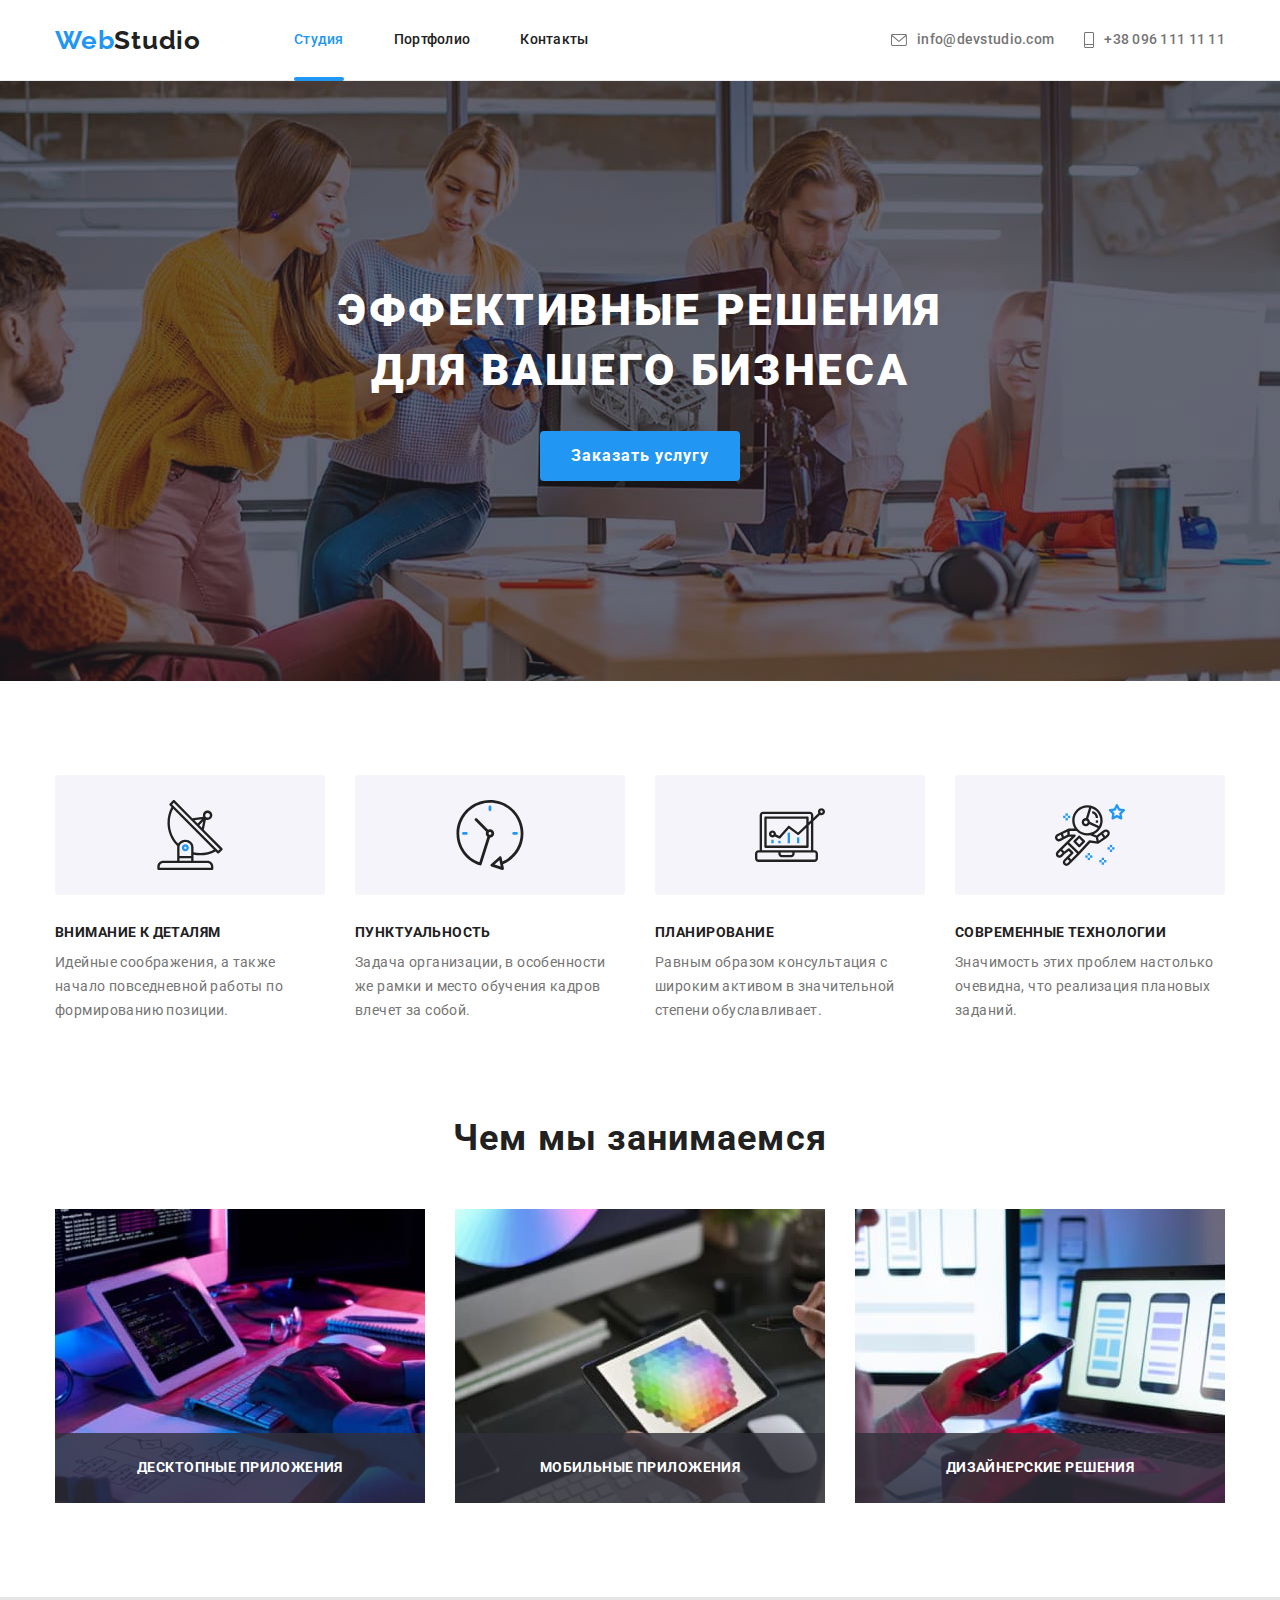
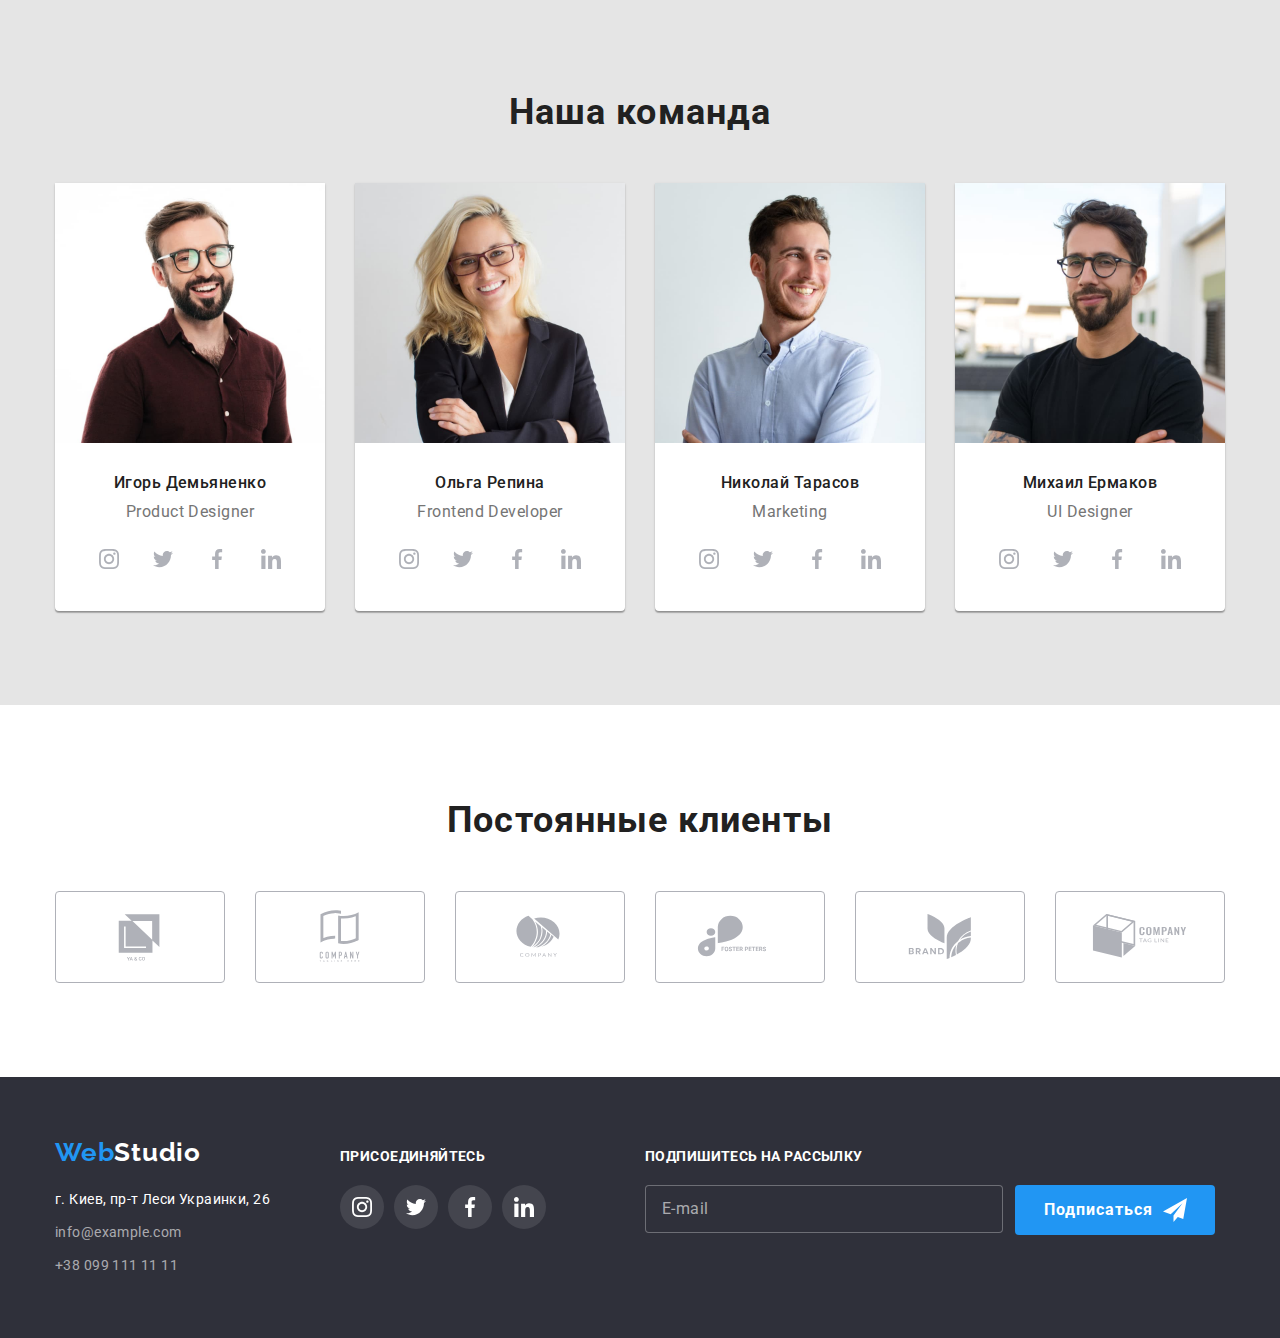
<file: index.html>
<!DOCTYPE html>
<html lang="ru">
    <head>
        <meta charset="UTF-8">
        <meta http-equiv="X-UA-Compatible" content="IE=edge">
        <meta name="viewport" content="width=device-width, initial-scale=1.0">
        <link rel="preconnect" href="https://fonts.googleapis.com">
        <link rel="preconnect" href="https://fonts.gstatic.com" crossorigin>
        <link href="https://fonts.googleapis.com/css2?family=Raleway:wght@700&family=Roboto:wght@400;500;700;900&display=swap"
            rel="stylesheet">
        <title>WebStudio</title>
        <link rel="stylesheet" href="https://cdnjs.cloudflare.com/ajax/libs/modern-normalize/1.1.0/modern-normalize.css"
            integrity="sha512-Y0MM+V6ymRKN2zStTqzQ227DWhhp4Mzdo6gnlRnuaNCbc+YN/ZH0sBCLTM4M0oSy9c9VKiCvd4Jk44aCLrNS5Q=="
            crossorigin="anonymous" referrerpolicy="no-referrer" />
        <link rel="stylesheet" href="./css/styles.css">
    </head>
    <body>
        <header class="header">
            <div class="container header-container">
                <nav class="menu-log">
                    <a href="./index.html" class="logo link" lang="en">
                        Web<span class="logo-studio-bleck">Studio</span>
                    </a>
                    <ul class="menu list ">
                        <li class="menu-list"><a href="./index.html" class="menu-link link current">Студия</a></li>
                        <li class="menu-list"><a href="./portfolio.html" class="menu-link link ">Портфолио</a></li>
                        <li class="menu-list"><a href="#contacts" class="menu-link link">Контакты</a></li>
                    </ul>
                </nav>
                <ul class="contacts list">
                    <li class="contacts-item">
                    <a href="mailto:mailinfo@devstudio.com" class="contacts-link link">
                        <svg class="mail-icon" width="16" height="12" >
                            <use href="./images/icons/icons.svg#icon-mail"></use>
                        </svg>
                            info@devstudio.com</a>
                    </li>
                    <li class="contacts-item">
                        <a href="tel:+380961111111" class="contacts-link link">
                        <svg class="tel-icon" width="10" height="16" >
                            <use href="./images/icons/icons.svg#icon-tel"></use>
                        </svg>
                            +38 096 111 11 11</a>
                    </li>
                </ul>
            </div>
        </header>  
        <main>
            <!--Section1-->  
        <section class="section section-slogan">
            <div class="container container-slogan">
                <h1 class="slogan">Эффективные решения для вашего бизнеса</h1>
                    <button type="button" class="btn-order-service" data-modal-open>Заказать услугу</button>
            </div>
        </section>
        <!--Section2-->
        <section class="section">
            <div class="container container-advantages" >
                <h2 hidden>Достоинства компании</h2>
                <ul class="advantages">
                     <li class="advantages-list list">
                        <div class="advantages-list-logo list">
                            <svg class="advantages-icon" width="70" height="70" >
                                <use href="./images/icons/icons.svg#icon-antenna"></use>
                            </svg>
                        </div>        
                        <h3 class="advantages-name"> Внимание к деталям </h3>
                        <p class="advantages-item">Идейные соображения, а также начало повседневной работы по формированию позиции.</p>
                    </li>
                    <li class="advantages-list list">
                        <div class="advantages-list-logo list">
                                <svg class="advantages-icon" width="70" height="70" >
                                    <use href="./images/icons/icons.svg#icon-clock"></use>
                                </svg>
                        </div> 
                        <h3 class="advantages-name">Пунктуальность</h3>
                        <p class="advantages-item">Задача организации, в особенности же рамки и место обучения кадров влечет за собой.</p> 
                    </li>
                    <li class="advantages-list list">
                        <div class="advantages-list-logo list">
                                <svg class="advantages-icon" width="70" height="70" >
                                    <use href="./images/icons/icons.svg#icon-diagram"></use>
                                </svg>
                        </div>
                        <h3 class="advantages-name">Планирование</h3>
                        <p class="advantages-item">Равным образом консультация с широким активом в значительной степени обуславливает.</p> 
                    </li>
                    <li class="advantages-list list">
                        <div class="advantages-list-logo list">
                                <svg class="advantages-icon" width="70" height="70" >
                                    <use href="./images/icons/icons.svg#icon-astronaut"></use>
                                </svg>
                        </div>
                        <h3 class="advantages-name">Современные технологии</h3>
                        <p class="advantages-item">Значимость этих проблем настолько очевидна, что реализация плановых заданий.</p>
                    </li>
                </ul>
        </div>
        </section>
        <!--Section3-->
        <section class="section section-title ">
            <div class="container container-classes-title">
                 <h2 class="classes-title">Чем мы занимаемся</h2>
                 <ul class="classes-image list">
                    <li class="image">
                            <img src="./images/img-w1.jpg" alt="Рабочий стол" width="370" height="294">
                            <p class="title-image">
                                Десктопные приложения
                            </p>
                    </li>
                    <li class="image">
                            <img src="./images/img-w2.jpg" alt="Цветовая схема" width="370" height="294"> 
                            <h3 class="title-image">
                                Мобильные приложения
                            </h3>
                    </li>
                    <li class="image">
                            <img src="./images/img-w3.jpg" alt="Ноутбук" width="370" height="294">
                            <h3 class="title-image">
                                Дизайнерские решения
                            </h3>
                    </li>
                 </ul> 
             </div>
        </section>
        <!--Наша команда-->
        <section class="section section-our-team">
             <div class="container container-team">
                <h2 class="our-team">Наша команда</h2>
                <ul class="our-team-list list">
                    <li class="team-member"><img src="./images/img-k1.jpg" alt="Игорь Демьяненко" width="270" height="260">
                        <div class="team">
                            <h3 class="team-member-name">Игорь Демьяненко</h3>
                            <p class="team-member-position" lang="en"> Product Designer</p>
                            <ul class="team-social-list list">
                                <li class="team-social-item">
                                    <a href="" class="team-social-link link">
                                        <svg class="team-social-icon" width="20" height="20" >
                                            <use href="./images/icons/icons.svg#icon-instagram"></use>
                                        </svg>
                                    </a>
                                </li>
                                <li class="team-social-item">
                                    <a href="" class="team-social-link link">
                                        <svg class="team-social-icon" width="20" height="20">
                                            <use href="./images/icons/icons.svg#icon-twitter"></use>
                                        </svg>
                                    </a>
                                </li>
                                <li class="team-social-item">
                                    <a href=" " class="team-social-link link">
                                        <svg class="team-social-icon" width="20" height="20">
                                            <use href="./images/icons/icons.svg#icon-facebook"></use>
                                        </svg>
                                    </a>
                                </li>
                                <li class="team-social-item">
                                    <a href=" " class="team-social-link link">
                                        <svg class="team-social-icon" width="20" height="20">
                                            <use href="./images/icons/icons.svg#icon-linkedin"></use>
                                        </svg>
                                    </a>
                                </li>
                            </ul>
                        </div>
                    </li>
                    <li class="team-member"><img src="./images/img-k2.jpg" alt="Ольга Репина" width="270" height="260">
                        <div class="team">
                            <h3 class="team-member-name">Ольга Репина</h3>
                            <p class="team-member-position" lang="en">Frontend Developer</p>
                            <ul class="team-social-list list">
                                <li class="team-social-item">
                                    <a href="" class="team-social-link link">
                                        <svg class="team-social-icon" width="20" height="20">
                                            <use href="./images/icons/icons.svg#icon-instagram"></use>
                                        </svg>
                                    </a>
                                </li>
                                <li class="team-social-item">
                                    <a href="" class="team-social-link link">
                                        <svg class="team-social-icon" width="20" height="20">
                                            <use href="./images/icons/icons.svg#icon-twitter"></use>
                                        </svg>
                                    </a>
                                </li>
                                <li class="team-social-item">
                                    <a href="" class="team-social-link link">
                                        <svg class="team-social-icon" width="20" height="20">
                                            <use href="./images/icons/icons.svg#icon-facebook"></use>
                                        </svg>
                                    </a>
                                </li>
                                <li class="team-social-item">
                                    <a href="" class="team-social-link link">
                                        <svg class="team-social-icon" width="20" height="20">
                                            <use href="./images/icons/icons.svg#icon-linkedin"></use>
                                        </svg>
                                    </a>
                                </li>
                            </ul> 
                        </div>
                    </li>
                    <li class="team-member"><img src="./images/img-k3.jpg" alt="Николай Тарасов" width="270" height="260">
                        <div class="team">
                            <h3 class="team-member-name">Николай Тарасов</h3>
                            <p class="team-member-position" lang="en">Marketing</p>
                            <ul class="team-social-list list">
                                <li class="team-social-item">
                                    <a href="" class="team-social-link link">
                                        <svg class="team-social-icon" width="20" height="20">
                                            <use href="./images/icons/icons.svg#icon-instagram"></use>
                                        </svg>
                                    </a>
                                </li>
                                <li class="team-social-item">
                                    <a href="" class="team-social-link link">
                                        <svg class="team-social-icon" width="20" height="20">
                                            <use href="./images/icons/icons.svg#icon-twitter"></use>
                                        </svg>
                                    </a>
                                </li>
                                <li class="team-social-item">
                                    <a href="" class="team-social-link link">
                                        <svg class="team-social-icon" width="20" height="20">
                                            <use href="./images/icons/icons.svg#icon-facebook"></use>
                                        </svg>
                                    </a>
                                </li>
                                <li class="team-social-item">
                                    <a href="" class="team-social-link link">
                                        <svg class="team-social-icon" width="20" height="20">
                                            <use href="./images/icons/icons.svg#icon-linkedin"></use>
                                        </svg>
                                    </a>
                                </li>
                            </ul>
                        </div>
                    </li>
                   <li class="team-member"><img src="./images/img-k4.jpg" alt="Михаил Ермаков" width="270" height="260">
                        <div class="team">
                            <h3 class="team-member-name">Михаил Ермаков</h3>
                            <p class="team-member-position" lang="en">UI Designer</p>
                            <ul class="team-social-list list">
                                <li class="team-social-item">
                                    <a href="" class="team-social-link link">
                                        <svg class="team-social-icon" width="20" height="20">
                                            <use href="./images/icons/icons.svg#icon-instagram"></use>
                                        </svg>
                                    </a>
                                </li>
                                <li class="team-social-item">
                                    <a href="" class="team-social-link link">
                                        <svg class="team-social-icon" width="20" height="20">
                                            <use href="./images/icons/icons.svg#icon-twitter"></use>
                                        </svg>
                                    </a>
                                </li>
                                <li class="team-social-item">
                                    <a href="" class="team-social-link link">
                                        <svg class="team-social-icon" width="20" height="20">
                                            <use href="./images/icons/icons.svg#icon-facebook"></use>
                                        </svg>
                                    </a>
                                </li>
                                <li class="team-social-item">
                                    <a href="" class="team-social-link link">
                                        <svg class="team-social-icon" width="20" height="20">
                                            <use href="./images/icons/icons.svg#icon-linkedin"></use>
                                        </svg>
                                    </a>
                                </li>
                            </ul>

                        </div>
                   </li> 
                </ul>
            </div>
        </section> 
         <!--Постоянные клиенты-->
       <section class="section ">
            <div class="container ">
               <h2 class="clients">Постоянные клиенты</h2>
                <ul class="clients-brand list">
                    <li class="brand-item">
                        <a href="" class="brand-link link">
                            <svg class="brand-icon" width="106" height="60">
                                <use href="./images/icons/icons.svg#icon-Logo"></use>
                            </svg>
                        </a>
                    </li>
                    <li class="brand-item">
                        <a href="" class="brand-link link">
                            <svg class="brand-icon" width="106" height="60">
                                <use href="./images/icons/icons.svg#icon-Logo-1"></use>
                            </svg>
                        </a>
                    </li>
                    <li class="brand-item">
                        <a href="" class="brand-link link">
                            <svg class="brand-icon" width="106" height="60">
                                <use href="./images/icons/icons.svg#icon-Logo-2"></use>
                            </svg>
                        </a>
                    </li>
                    <li class="brand-item">
                        <a href="" class="brand-link link">
                            <svg class="brand-icon" width="106" height="60">
                                <use href="./images/icons/icons.svg#icon-Logo-3"></use>
                            </svg>
                        </a>
                    </li>
                    <li class="brand-item">
                        <a href="" class="brand-link link">
                            <svg class="brand-icon" width="106" height="60">
                                <use href="./images/icons/icons.svg#icon-Logo-4"></use>
                            </svg>
                        </a>
                    </li>
                    <li class="brand-item">
                        <a href="" class="brand-link link">
                            <svg class="brand-icon" width="106" height="60">
                                <use href="./images/icons/icons.svg#icon-Logo-5"></use>
                            </svg>
                        </a>
                    </li>
               </ul>
           </div>
       </section>
        </main>
        <footer class="footer" id="contacts">
            <!--Контакты-->
            <div class="container footer-contacts">
                <div class="container-contacts">
                    <a href="./index.html" class="logo-contacts link" lang="en">
                        Web <span class="logo-studio-white"> Studio</span>
                    </a>
                    <address>
                        <ul class="address list">
                            <li class="address-item"><a href="address" class="address-map link">г. Киев, пр-т Леси Украинки, 26 </a></li>
                            <li class="address-item"><a href="mailto:info@example.com" class="address-mail link">info@example.com</a></li>
                            <li class="address-item"><a href="tel:+380991111111" class="address-tel link">+38 099 111 11 11</a></li>
                        </ul>
                    </address>
                </div>
                <div class="container-social-footer">
                    <h2 class="social-footer">присоединяйтесь</h2>
                    <ul class="footer-social-list list">
                        <li class="footer-social-item">
                            <a href="" class="footer-social-link link">
                                <svg class="footer-social-icon" width="20" height="20">
                                    <use href="./images/icons/icons.svg#icon-instagram"></use>
                                </svg>
                            </a>
                        </li>
                        <li class="footer-social-item">
                            <a href="" class="footer-social-link link">
                                <svg class="footer-social-icon" width="20" height="20">
                                    <use href="./images/icons/icons.svg#icon-twitter"></use>
                                </svg>
                            </a>
                        </li>
                        <li class="footer-social-item">
                            <a href="" class="footer-social-link link">
                                <svg class="footer-social-icon" width="20" height="20">
                                    <use href="./images/icons/icons.svg#icon-facebook"></use>
                                </svg>
                            </a>
                        </li>
                        <li class="footer-social-item">
                            <a href="" class="footer-social-link link">
                                <svg class="footer-social-icon" width="20" height="20">
                                    <use href="./images/icons/icons.svg#icon-linkedin"></use>
                                </svg>
                            </a>
                        </li>
                    </ul>
                </div>
                <form class="footer-form" method="post">
                    <h2 class="footer-form-title">Подпишитесь на рассылку</h2>
                    <div class="footer-form-bloc">
                        <label class="footer-form-email">
                            <input class="footer-form-input" 
                            type="email" 
                            name="form-subscription" 
                            placeholder="E-mail" required
                            />
                        </label>
                        <button class="button-form-subscription" type="submit">
                            Подписаться
                            <svg class="footer-form-icon" width="24" height="24" >
                                <use href="./images/icons/icons.svg#icon-send"></use>
                            </svg>
                        </button>
                    </div>
                </form>
            </div>
        </footer>
        <div  class="backdrop is-hidden" data-modal>
            <div class="modal">
                <button type="button" class="modal-close" aria-label="Кнопка закрытия" data-modal-close>
                    <svg class="cross-icon" width="11" height="11" >
                        <use href="./images/icons/icons.svg#icon-Vector-1"></use>
                    </svg>
                </button>   
                <form class="modal-form" method="post">
                    <b class="modal-form-title">
                        Оставьте свои данные, мы вам перезвоним
                    </b>
                
                    <label class="modal-form-group">
                        <span class="modal-form-tag">
                            Имя
                        </span>
                        <input class="modal-form-input" type="text" name="user-name" placeholder=" " required />
                        <svg class="modal-form-icon" width="18" height="18" >
                            <use href="./images/icons/icons.svg#icon-person-modal"></use>
                        </svg>
                    </label>
                    <label class="modal-form-group">
                        <span class="modal-form-tag">
                            Телефон
                        </span>
                        <input class="modal-form-input" type="tel" name="user-phone" placeholder=" " required />
                        <svg class="modal-form-icon" width="18" height="18" >
                            <use href="./images/icons/icons.svg#icon-phone-modal"></use>
                        </svg>
                    </label>
                    <label class="modal-form-group">
                        <span class="modal-form-tag">
                            Почта
                        </span>
                        <input class="modal-form-input" type="email" name="user-mail" placeholder=" " required />
                        <svg class="modal-form-icon" width="18" height="18" >
                            <use href="./images/icons/icons.svg#icon-mail-modal"></use>
                        </svg>
                    </label>
                    <label class="modal-form-group">
                        <span class="modal-form-tag">
                            Комментарий
                        </span>
                        <textarea class="modal-form-message" name="message"   placeholder="Введите текст"></textarea>
                    </label>
                    <label class="modal-form-group">
                        <input class="modal-form-checkbox visually-hidden" type="checkbox" name="checkbox"
                         tabindex="-1" aria-hidden="true"
                         id="checkbox"
                         >
                        <span class="modal-form-checkbox-custom"
                        tabindex="0"
                        role="checkbox"
                        aria-labelledby="checkbox"
                        aria-checked="false"
                        >
                            <svg class="modal-form-icon-checkbox" width="16" height="15" >
                                <use href="./images/icons/icons.svg#icon-check"></use>
                            </svg>
                        </span>
                        <span class="modal-form-agreement">
                            Соглашаюсь с рассылкой и принимаю&nbsp; 
                           <a class="modal-form-link" href="">Условия договора</a> 
                        </span>
                    </label>
                    <button class="btn-order-service modal-form-button " type="submit">
                        Отправить
                    </button>

                  
                </form>
            </div>
        </div>
        <script src="./js/modal.js"></script>
    </body>
</html>
</file>
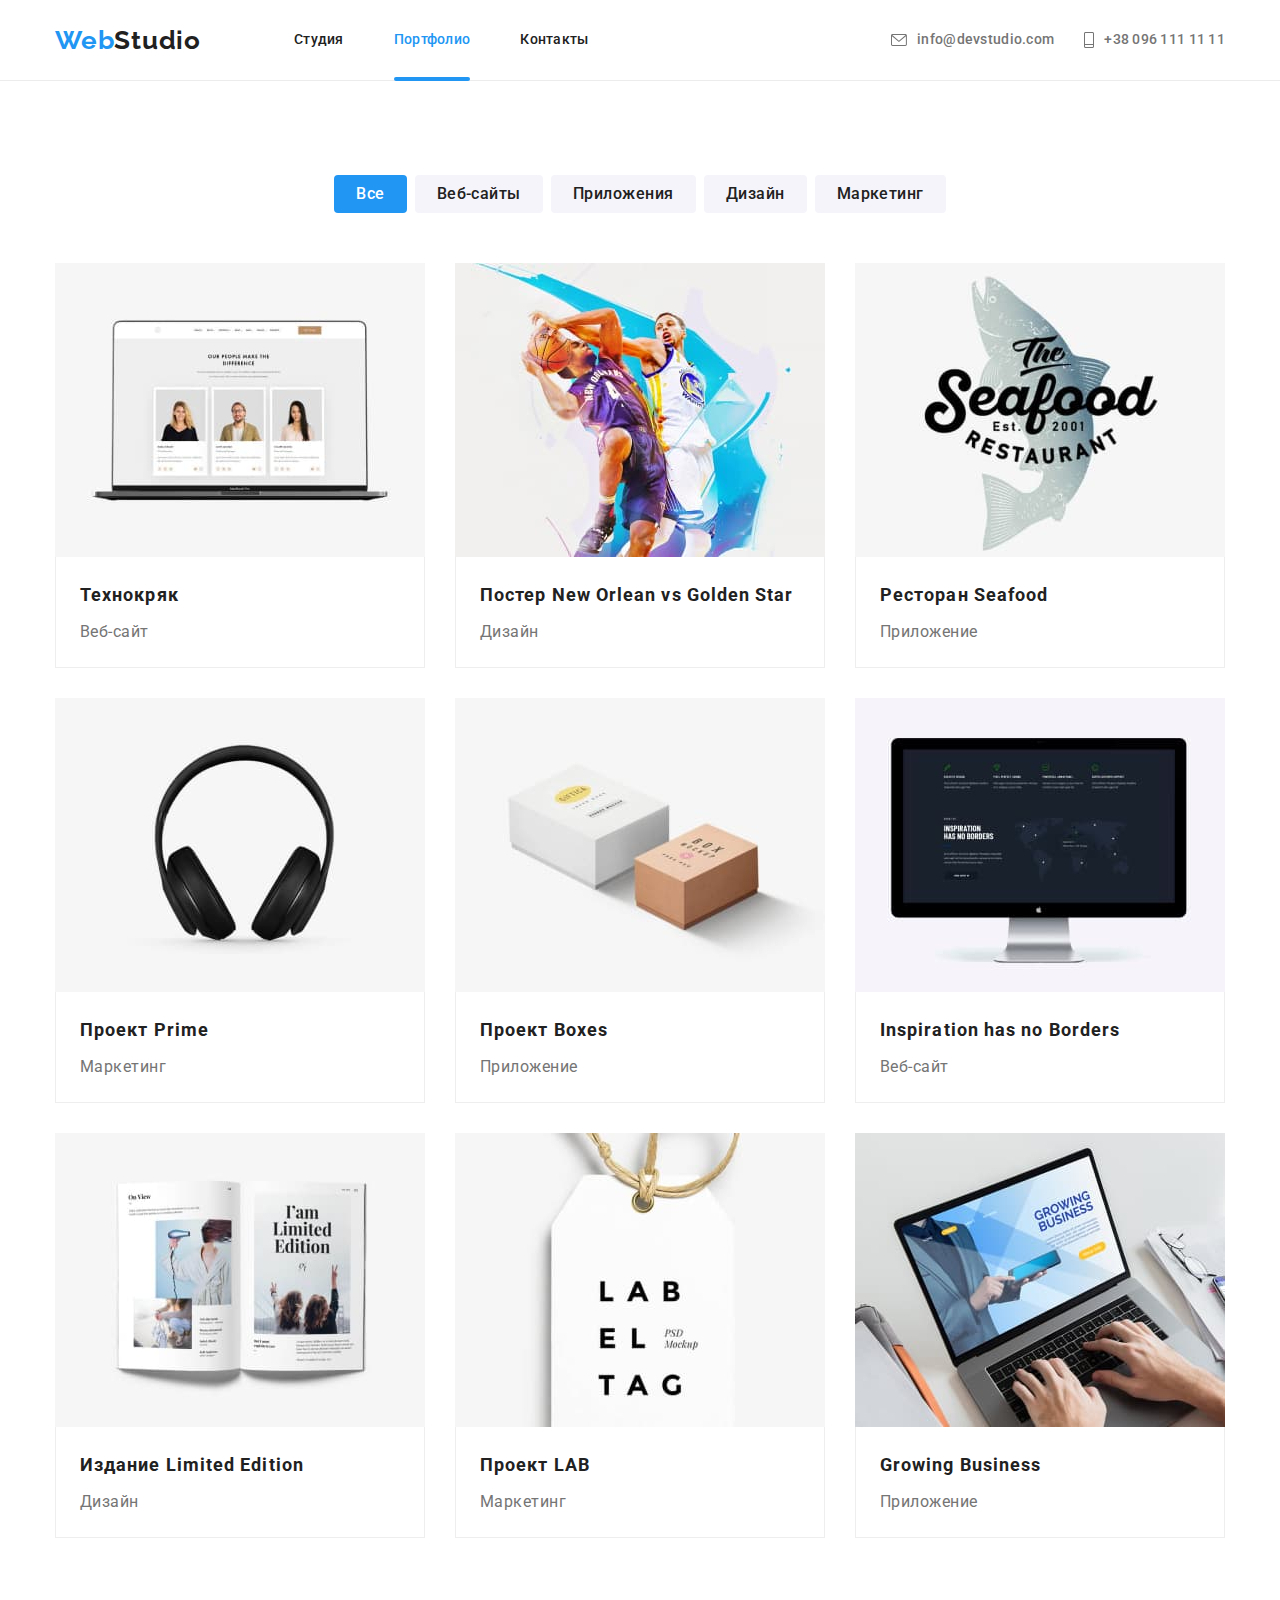
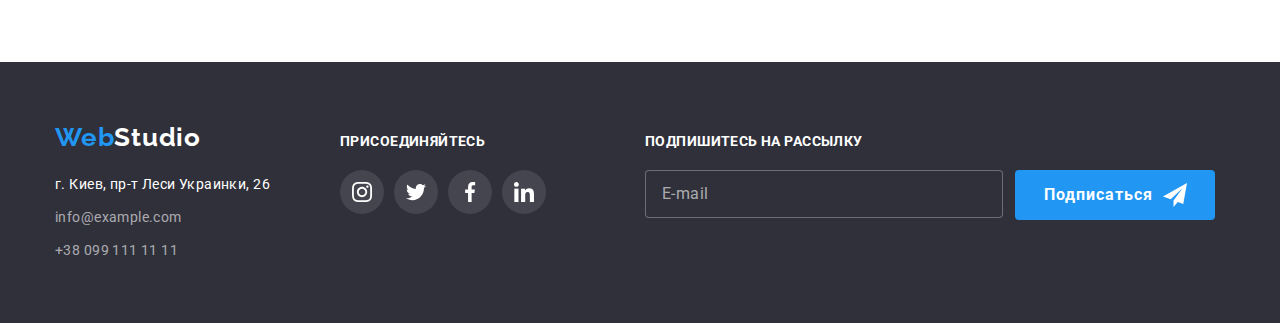
<file: portfolio.html>
<!DOCTYPE html>
<html lang="ru">
<head>
    <meta charset="UTF-8">
    <meta http-equiv="X-UA-Compatible" content="IE=edge">
    <meta name="viewport" content="width=device-width, initial-scale=1.0">
    <link rel="preconnect" href="https://fonts.googleapis.com">
    <link rel="preconnect" href="https://fonts.gstatic.com" crossorigin>
    <link href="https://fonts.googleapis.com/css2?family=Raleway:wght@700&family=Roboto:wght@400;500;700;900&display=swap"
        rel="stylesheet">
    <title>Portfolio</title>
    <link rel="stylesheet" href="https://cdnjs.cloudflare.com/ajax/libs/modern-normalize/1.1.0/modern-normalize.css"
            integrity="sha512-Y0MM+V6ymRKN2zStTqzQ227DWhhp4Mzdo6gnlRnuaNCbc+YN/ZH0sBCLTM4M0oSy9c9VKiCvd4Jk44aCLrNS5Q=="
            crossorigin="anonymous" referrerpolicy="no-referrer" />
    <link rel="stylesheet" href="./css/styles.css">
</head>
<body>
    <header class="header">
        <div class="container header-container">
            <nav class="menu-log">
                <a href="./index.html" class="logo link" lang="en">
                    Web<span class="logo-studio-bleck">Studio</span>
                </a>
                <ul class="menu list">
                    <li class="menu-list"><a href="./index.html" class="menu-link link ">Студия</a></li>
                    <li class="menu-list"><a href="./portfolio.html" class="menu-link link current ">Портфолио</a></li>
                    <li class="menu-list"><a href="#contacts" class="menu-link link">Контакты</a></li>
                </ul>
            </nav>
            <ul class="contacts list">
                <li class="contacts-item">
                <a href="mailto:mailinfo@devstudio.com" class="contacts-link link">
                    <svg class="mail-icon" width="16" height="12" >
                        <use href="./images/icons/icons.svg#icon-mail"></use>
                    </svg>
                        info@devstudio.com</a>
                </li>
                <li class="contacts-item">
                    <a href="tel:+380961111111" class="contacts-link link">
                    <svg class="tel-icon" width="10" height="16" >
                        <use href="./images/icons/icons.svg#icon-tel"></use>
                    </svg>
                        +38 096 111 11 11</a>
                </li>
            </ul>
        </div>
    </header> 
    <main>
        <!--Projects-->
        <section class="section ">
            <div class="container container-projects">
                <h1 hidden>Проекты</h1>
                    <ul class="buttons-list list">
                        <li class="button-item">
                            <button type="button" class="button current">Все</button>
                        </li>
                        <li class="button-item">
                            <button type="button" class="button">Веб-сайты</button>
                        </li>
                        <li class="button-item">
                            <button type="button" class="button">Приложения</button>
                        </li>
                        <li class="button-item">
                            <button type="button" class="button">Дизайн</button>
                        </li>
                        <li class="button-item">
                            <button type="button" class="button">Маркетинг</button>
                        </li>
                    </ul>
                <ul class="projects-list list">
                    <li class="img-p">
                        <div class="text-overlay">
                            <img src="./images/img-p1.jpg" 
                            alt="Технокряк" width="370" height="294">
                                <p class="projects-text">
                                        Ресурс предлагает комплексные предложения с разным уровнем функционала и сервисов. Все это позволит посетителю получить исчерпывающие сведения о компании или частном лице.
                                </p>
                        </div>
                        <div class="projects-content">
                            <h2 class="projects-name">Технокряк</h2>
                            <p class="project-type"> Веб-сайт</p>
                        </div> 
                    </li>
                    <li class="img-p">
                        <div class="text-overlay">
                            <img src="./images/img-p2.jpg" 
                            alt="Постер New Orlean vs Golden Star" width="370" height="294">
                            <p class="projects-text">
                                Ресурс предлагает комплексные предложения с разным уровнем функционала и сервисов. Все это позволит посетителю получить исчерпывающие сведения о компании или частном лице.
                            </p>
                        </div>
                        <div class="projects-content">
                            <h2 class="projects-name">Постер <span lang="en"> New Orlean vs Golden Star</span></h2>
                            <p class="project-type">Дизайн</p>
                        </div> 
                    </li>
                    <li class="img-p">
                        <div class="text-overlay">
                            <img src="./images/img-p3.jpg" 
                                alt="Ресторан Seafood" width="370" height="294">
                                <p class="projects-text">
                                        Ресурс предлагает комплексные предложения с разным уровнем функционала и сервисов. Все это позволит посетителю получить исчерпывающие сведения о компании или частном лице.
                                </p>
                        </div> 
                        <div class="projects-content">
                            <h2 class="projects-name">Ресторан <span lang="en"> Seafood</span></h2>
                            <p class="project-type">Приложение</p>
                        </div> 
                    </li>
                    <li class="img-p">
                        <div class="text-overlay">
                            <img src="./images/img-p4.jpg" 
                            alt="Проект Prime" width="370" height="294">
                            <p class="projects-text">
                                    Ресурс предлагает комплексные предложения с разным уровнем функционала и сервисов. Все это позволит посетителю получить исчерпывающие сведения о компании или частном лице.
                                </p>
                        </div>
                        <div class="projects-content">
                            <h2 class="projects-name">Проект <span  lang="en"> Prime</span></h2>
                            <p class="project-type">Маркетинг</p>
                        </div> 
                    </li>
                    <li class="img-p">
                        <div class="text-overlay">
                            <img src="./images/img-p5.jpg" 
                            alt="Проект Boxes" width="370" height="294">
                            <p class="projects-text">
                                    Ресурс предлагает комплексные предложения с разным уровнем функционала и сервисов. Все это позволит посетителю получить исчерпывающие сведения о компании или частном лице.
                                </p>
                        </div>
                        <div class="projects-content">
                            <h2 class="projects-name">Проект <span lang="en"> Boxes</span></h2>
                            <p class="project-type">Приложение</p>
                        </div> 
                    </li>
                    <li class="img-p">
                        <div class="text-overlay"> 
                        <img src="./images/img-p6.jpg" 
                        alt="Inspiration has no Borders" width="370" height="294">
                         <p class="projects-text">
                                Ресурс предлагает комплексные предложения с разным уровнем функционала и сервисов. Все это позволит посетителю получить исчерпывающие сведения о компании или частном лице.
                            </p>
                        </div>
                        <div class="projects-content">
                            <h2 class="projects-name" lang="en">Inspiration has no Borders</h2>
                            <p class="project-type">Веб-сайт</p>
                        </div> 
                    </li>
                    <li class="img-p">
                        <div class="text-overlay">
                            <img src="./images/img-p7.jpg" 
                            alt="Издание Limited Edition" width="370" height="294">
                            <p class="projects-text">
                                    Ресурс предлагает комплексные предложения с разным уровнем функционала и сервисов. Все это позволит посетителю получить исчерпывающие сведения о компании или частном лице.
                                </p>
                        </div>
                        <div class="projects-content">
                            <h2 class="projects-name">Издание <span lang="en"> Limited Edition</span></h2>
                            <p class="project-type">Дизайн</p>
                        </div> 
                    </li>
                    <li class="img-p">
                        <div class="text-overlay">
                            <img src="./images/img-p8.jpg" 
                            alt="Проект LAB" width="370" height="294">
                            <p class="projects-text">
                                    Ресурс предлагает комплексные предложения с разным уровнем функционала и сервисов. Все это позволит посетителю получить исчерпывающие сведения о компании или частном лице.
                                </p>
                        </div>
                        <div class="projects-content">
                            <h2 class="projects-name">Проект <span lang="en"> LAB</span></h2>
                            <p class="project-type">Маркетинг</p>
                        </div> 
                    </li>
                    <li class="img-p">
                        <div class="text-overlay">
                            <img src="./images/img-p9.jpg" 
                            alt="Growing Business" width="370" height="294">
                            <p class="projects-text">
                                    Ресурс предлагает комплексные предложения с разным уровнем функционала и сервисов. Все это позволит посетителю получить исчерпывающие сведения о компании или частном лице.
                                </p>
                        </div>
                        <div class="projects-content">
                            <h2 class="projects-name" lang="en">Growing Business</h2>
                            <p class="project-type">Приложение</p>
                        </div>
                    </li>
                </ul>
            </div>
        </section>
    </main>
    <footer class="footer" id="contacts">
        <!--Контакты-->
        <div class="container footer-contacts">
            <div class="container-contacts">
                <a href="./index.html" class="logo-contacts link" lang="en">
                    Web <span class="logo-studio-white"> Studio</span>
                </a>
                <address>
                    <ul class="address list">
                        <li class="address-item"><a href="address" class="address-map link">г. Киев, пр-т Леси Украинки, 26 </a></li>
                        <li class="address-item"><a href="mailto:info@example.com" class="address-mail link">info@example.com</a></li>
                        <li class="address-item"><a href="tel:+380991111111" class="address-tel link">+38 099 111 11 11</a></li>
                    </ul>
                </address>
            </div>
            <div class="container-social-footer">
                <h2 class="social-footer">присоединяйтесь</h2>
                <ul class="footer-social-list list">
                    <li class="footer-social-item">
                        <a href="" class="footer-social-link link">
                            <svg class="footer-social-icon" width="20" height="20">
                                <use href="./images/icons/icons.svg#icon-instagram"></use>
                            </svg>
                        </a>
                    </li>
                    <li class="footer-social-item">
                        <a href="" class="footer-social-link link">
                            <svg class="footer-social-icon" width="20" height="20">
                                <use href="./images/icons/icons.svg#icon-twitter"></use>
                            </svg>
                        </a>
                    </li>
                    <li class="footer-social-item">
                        <a href="" class="footer-social-link link">
                            <svg class="footer-social-icon" width="20" height="20">
                                <use href="./images/icons/icons.svg#icon-facebook"></use>
                            </svg>
                        </a>
                    </li>
                    <li class="footer-social-item">
                        <a href="" class="footer-social-link link">
                            <svg class="footer-social-icon" width="20" height="20">
                                <use href="./images/icons/icons.svg#icon-linkedin"></use>
                            </svg>
                        </a>
                    </li>
                </ul>
            </div>
            <form class="footer-form" method="post">
                <h2 class="footer-form-title">Подпишитесь на рассылку</h2>
                <div class="footer-form-bloc">
                    <label class="footer-form-email">
                        <input class="footer-form-input" 
                        type="email" 
                        name="form-subscription" 
                        placeholder="E-mail" required
                        />
                    </label>
                    <button class="button-form-subscription" type="submit">
                        Подписаться
                        <svg class="footer-form-icon" width="24" height="24" >
                            <use href="./images/icons/icons.svg#icon-send"></use>
                        </svg>
                    </button>
                </div>
            </form>
        </div>
    </footer>
</body>

</html>
</file>
<file: css/styles.css>
body {
  font-family: Roboto, sans-serif;
  color: #757575;
  background-color: #ffffff;
  font-size: 14px;
  
}
:root{
 --color-hover: #2196f3;
 --color-logo: #2196f3;
 --color-black: #212121;
 --color-grey: #757575;
 --color-white:#ffffff;
}
 
p,h1,h2,h3,h4,h5,h6{
  margin: 0;
}
ul,ol{
  margin: 0;
  padding-left: 0;
}
html{
  box-sizing: border-box;
}
*,
*::before,
*::after {
  box-sizing: inherit;
  }
 .header-container{
  display: flex;
  align-items: center;
  color:var(--color-grey);
 }
.header{
  border-bottom: 1px solid #ececec;
}
.container{ 
  width: 1200px;
  padding-left: 15px;
  padding-right: 15px;
  margin: 0 auto;
}
.section{
  padding: 94px 0;
}

.menu-log {
  display: flex;
  align-items: center;
  }

.menu.contacts{
  display: flex;

}

.logo {
  font-family: Raleway, sans-serif;
  font-weight: 700;
  font-size: 26px;
  line-height: 1.19;
  /* identical to box height */
  letter-spacing: 0.03em;
  color:var(--color-logo);
  margin-right: 93px;
}

.logo-contacts {
  width: 145px;
  font-family: Raleway, sans-serif;
  font-weight: 700;
  font-size: 26px;
  line-height: 1.19;
  letter-spacing: 0.03em;
  color: var(--color-logo);
  margin-bottom: 20px;
  display: flex;
  
}

.logo-studio-bleck {
  color: var(--color-black);
}
.logo-studio-white {
  color: var(--color-white);
}

.menu {
  font-weight: 500;
  font-size: 14px;
  line-height: 1.14;
  letter-spacing: 0.02em;
  color: var(--color-black);
  display: flex;
  align-items:center;

}
.menu-link{
  display: block;
  position: relative;
  padding-top: 32px;
  padding-bottom: 32px;
  transition:color 250ms cubic-bezier(0.4, 0, 0.2, 1);
  color: var(--color-black);
  
}
.menu-list{
  margin-right: 50px;
}
.menu-list:last-child{
  margin-right: 0px;
}

.menu .link:active,
.menu .link:hover,
.menu .link:focus,
.link:active {
  color:var(--color-hover);

}
.menu-link.current::after{
  display:block; 
  position:absolute;
  content: ''; 
  left: 0;
  bottom: 0;
  height: 4px;
  width: 100%;
  border-radius: 2px;
  border-bottom:  4px  solid #2196F3 ;
  transform: translateY(1px);
}

.menu-link.current{
  color: var(--color-hover);
}

/* ------------------ contacts----------------*/

.contacts {
  font-weight: 500;
  font-size: 14px;
  line-height: 1.14;
  letter-spacing: 0.02em;
  margin-left: auto;
  display: flex;
  align-items: center;
  
}
.contacts-link{
  display: flex;
  align-items: center;
  color:currentColor;
  padding-top: 32px;
  padding-bottom: 32px;
  transition:color 250ms cubic-bezier(0.4, 0, 0.2, 1);

}
.tel-icon,.mail-icon{
  transition:fill 250ms cubic-bezier(0.4, 0, 0.2, 1);
  
}
.mail-icon,.tel-icon{
  fill: var(--color-grey);
  margin-right: 10px;
}
.contacts-item{
  margin-right: 30px;
}
.contacts-item:last-child{
  margin-right:0px;
}

.contacts-item:hover .mail-icon{
  fill:var(--color-hover);
}

.contacts-item .link:hover{
  color:var(--color-hover);
}
.contacts-item:hover .tel-icon{
  fill:var(--color-hover);
}

/*------------------footer--------------------*/
.footer{
  background: #2f303a;
  padding: 60px 0;
}

.container-contacts {
  display: flex;
  flex-direction: column;
  margin-right: 70px;
}

.address-map {
  color: var(--color-white);
  font-size: 14px;
  line-height: 1.71;
  letter-spacing: 0.03em;
  transition:color 250ms cubic-bezier(0.4, 0, 0.2, 1);
}
.address-map.link:active,
.address-map.link:hover,
.address-map.link:focus {
  color: var(--color-hover);
}
.address{
  font-style: normal;
}
.address-item{
  margin-bottom:9px;
}
.address-item:last-child{
  margin-bottom: 0px;
}

.address-mail {
  font-size: 14px;
  line-height: 1.71;
  letter-spacing: 0.03em;
  transition:color 250ms cubic-bezier(0.4, 0, 0.2, 1);
  
}
.address-tel {
  font-size: 14px;
  line-height: 1.71;
  letter-spacing: 0.03em;
  transition:color 250ms cubic-bezier(0.4, 0, 0.2, 1);
 
}
.address-mail,
.address-tel.link {
  color: rgba(255, 255, 255, 0.6);
}
.address-mail.link:hover,
.address-mail.link:active,
.address-mail.link:focus {
  color: var(--color-hover);
}
.address-tel.link:active,
.address-tel.link:hover,
.address-tel.link:focus {
  color: var(--color-hover);
}
.social-footer{
  font-style: normal;
  font-weight: 700;
  font-size: 14px;
  line-height: 1.14;
  letter-spacing: 0.03em;
  text-transform: uppercase;
  color: var(--color-white);
  margin-bottom: 20px;
  }
.footer-social-link {
  width: 44px;
  height: 44px;
  border-radius: 50%;
  background: rgba(255, 255, 255, 0.1);
  display: flex;
  align-items: center;
  justify-content: center;
  transition:background-color 250ms,fill 250ms;
  transition-timing-function: cubic-bezier(0.4, 0, 0.2, 1);

}
.footer-social-list{
  display: flex;
  align-items: center;
  justify-content: center;
}
.footer-social-item+.footer-social-item{
  margin-left: 10px; 
}
.footer-contacts{
  display:flex;
  align-items: baseline;
}

.footer-social-link:hover{
  background-color: var(--color-hover);
  border-radius: 50%;
}
.footer-social-icon{
  fill:var(--color-white)
}



/* fill="#afb1b8" style="fill: var(--color1, #afb1b8)" */
/*-------------------Слоган / Кнопка заказать----*/

.section-slogan{
  padding: 200px 0;
  background: #C4C4C4;
  background-image: linear-gradient(to right,rgba(47, 48, 58, 0.4), rgba(47, 48, 58, 0.4)),
  url(../images/Img-background1.jpg);
  background-repeat: no-repeat;
  background-position: center;
  background-size: cover;
  margin: 0 auto;
  max-width: 1600px;
  background-color: #2F303A;
}

.slogan {
  width: 696px;
  margin: 0 auto;
  margin-bottom: 30px;
  font-weight: 900;
  font-size: 44px;
  line-height: 1.36;
  text-align: center;
  letter-spacing: 0.06em;
  text-transform: uppercase;
  color: var(--color-white);
}
.btn-order-service {
  display: block;
  width: 200px;
  padding : 10px 0px;
  margin: 0 auto;
  font-family: Roboto, sans-serif;
  font-weight: 700;
  font-size: 16px;
  line-height: 1.88;
  letter-spacing: 0.06em;
  color: var(--color-white);
  background: var(--color-hover);
  cursor: pointer;
  border-radius: 4px;
  border: none;
  transition:background 250ms cubic-bezier(0.4, 0, 0.2, 1);
}
.btn-order-service:active,
.btn-order-service:hover,
.btn-order-service:focus {
  background: #188ce8;
}

/*list - убирает точки перед селектарами  */
.list {
  list-style: none;
}
/*link - убирает подчеркивание  селектара  */
.link {
  text-decoration: none;
}

.advantages{
  display: flex;
}

.advantages-list{
  width: 270px;
  margin-right: 30px; 
}
.advantages-list:last-child{
  margin-right: 0px
}

.advantages-name {
  font-style: normal;
  font-weight: 700;
  font-size: 14px;
  line-height: 1.14;
  letter-spacing: 0.03em;
  text-transform: uppercase;
  color: var(--color-black);
  margin-bottom: 10px;
}
.advantages-item {
  
  font-style: normal;
  font-weight: 400;
  font-size: 14px;
  line-height: 1.71;
  letter-spacing: 0.03em;
  color: var(--color-grey);
}
.advantages-list-logo{
  display: flex;
  width: 270px;
  height: 120px;
  align-items: center;
  justify-content: center;
  background: #F5F4FA;
  border-radius: 4px;
  margin-bottom: 30px;
}

/*---------------Чем мы занимаемся--------*/

.classes-title {
  padding: 0 15px;
  font-weight: 700;
  font-size: 36px;
  line-height: 1.17;
  text-align: center;
  letter-spacing: 0.03em;
  color: var(--color-black);
  margin-bottom:  50px;
}
.section-title{
  padding-top: 0;
  padding-bottom: 94px;
}

.classes-image{
  display: flex;
  flex-wrap: wrap;
  justify-content: space-between;
}
.title-image{
  position: absolute;
  font-weight: 700;
  font-size: 14px;
  line-height: 1.14;
  text-align: center;
  letter-spacing: 0.03em;
  text-transform: uppercase;
  color: var(--color-white);
  bottom: 0;
  left: 0;
  width: 100%;
  padding: 27px ;
  background-color: rgba(47, 48, 58, 0.8);
}

.image{
  position: relative;
}

/*---------------Наша команда--------*/
.section-our-team { 
  background: #e5e5e5; 
}
.team{
  padding: 30px 0;
}
.our-team-list {
  display: flex;
  flex-wrap: wrap;
}

.team-member{
  margin-right: 30px;
  background: var(--color-white);
  border-radius: 0px 0px 4px 4px;
  box-shadow: 0px 1px 3px rgba(0, 0, 0, 0.12), 0px 1px 1px rgba(0, 0, 0, 0.14), 0px 2px 1px rgba(0, 0, 0, 0.2);
}
.team-member:last-child{
  margin-right: 0px
}
.our-team {
  font-weight: 700;
  font-size: 36px;
  line-height: 1.17;
  text-align: center;
  letter-spacing: 0.03em;
  color: var(--color-black);
  margin: 0 auto;
  margin-bottom: 50px;
}
.container-team{
  width: 1200px;
  border: 0;
  
}

.team-member-name {
  font-weight: 500;
  font-size: 16px;
  line-height: 1.19;
  /* identical to box height */
  text-align: center;
  letter-spacing: 0.03em;
  color: var(--color-black);
  margin-bottom: 10px;
}
.team-member-position {
  font-weight: 400;
  font-size: 16px;
  line-height: 1.19;
  /* identical to box height */
  text-align: center;
  letter-spacing: 0.03em;
  color: var(--color-grey);
  margin-bottom: 16px;
}
.team-social-list{
  display: flex;
  justify-content: center;
}
.team-social-item+.team-social-item{
  margin-left: 10px;
}
.team-social-link {
  width: 44px;
  height: 44px;
  display: flex;
  align-items: center;
  justify-content: center;
  border-radius: 50%;
  transition:background-color 250ms,fill 250ms;
  transition-timing-function: cubic-bezier(0.4, 0, 0.2, 1);
}
 

.team-social-icon{
  transition:fill 250ms cubic-bezier(0.4, 0, 0.2, 1);
  fill: #afb1b8;
}

.team-social-link:hover{
  background-color: var(--color-hover);
  border-radius: 50%;
}

.team-social-link:hover .team-social-icon{
  fill: var(--color-white);
}


/*---------------Постоянные клиенты--------*/
.clients{
  font-weight: 700;
  font-size: 36px;
  line-height: 1.17;
  text-align: center;
  letter-spacing: 0.03em;
  color: var(--color-black);
  margin: 0 auto;
  margin-bottom: 50px;
}
.clients-brand{
  display: flex;
  align-items: center;
  justify-content: center;
}
.brand-link{ 
  width: 170px;
  height: 92px;
  display: flex;
  align-items: center;
  justify-content: center;
  border: 1px solid #AFB1B8;
  border-radius: 4px;
  transition:border 250ms,fill 250ms;
  transition-timing-function: cubic-bezier(0.4, 0, 0.2, 1);
}
.brand-item{
  margin-right: 30px;
  
}
.brand-icon{
  fill: #AFB1B8;
}
.brand-icon{
  transition:fill 250ms cubic-bezier(0.4, 0, 0.2, 1);
}
.brand-item:last-child{
  margin-right: 0px
}
.brand-link:focus{
  background: #E5E5E5;
  border:1px solid var(--color-hover);
}

.brand-link:hover{
  background: var(--color-white);
  border:1px solid var(--color-hover);
}
.brand-link:hover .brand-icon{
  fill:var(--color-hover);
  
}
/*-------------projects-list buttons----------*/

.buttons-list {
  list-style: none;
  display: flex;
  justify-content: center;
  margin-bottom: 50px;
}
.button-item{
  margin-right: 8px;
}
.button-item:nth-child(5){
  margin-right: 0px;
}
.button{
  font-family: Roboto, sans-serif;
  font-style: normal;
  font-weight: 500;
  font-size: 16px;
  line-height: 1.63;
  /* identical to box height, or 162% */
  text-align: center;
  letter-spacing: 0.03em;
  cursor: pointer;
  border-radius: 4px;
  color: var(--color-black);
  background: #f5f4fa;
  border: none;
  padding: 6px 22px;
  transition:background 250ms,color 250ms,box-shadow 250ms ;
  transition-timing-function: cubic-bezier(0.4, 0, 0.2, 1);
  
}

.button.current {
  background: var(--color-hover);
  color:var(--color-white);
}

.button:hover {
  background: var(--color-hover);
  color: var(--color-white);
  box-shadow: 0px 3px 1px rgba(0, 0, 0, 0.1), 0px 1px 2px rgba(0, 0, 0, 0.08), 0px 2px 2px rgba(0, 0, 0, 0.12);
  border-radius: 4px;
}
.button:focus {
  background: var(--color-hover);
  color: var(--color-white);
  box-shadow: 0px 3px 1px rgba(0, 0, 0, 0.1), 0px 1px 2px rgba(0, 0, 0, 0.08), 0px 2px 2px rgba(0, 0, 0, 0.12);
  border-radius: 4px;
}
.button:active{
  background: var(--color-hover);
  color: var(--color-white);
  box-shadow: 0px 3px 1px rgba(0, 0, 0, 0.1), 0px 1px 2px rgba(0, 0, 0, 0.08), 0px 2px 2px rgba(0, 0, 0, 0.12);
  border-radius: 4px;
}

 /*outline:  1px solid #2fd474;*/
/*----------------projects-list----------------*/

.projects-content{
  border: 1px solid #EEEEEE;
  border-top: none;
  padding: 20px 24px;
}

.projects-name {
  font-style: normal;
  font-weight: 700;
  font-size: 18px;
  line-height: 2;
  /* identical to box height, or 200% */
  letter-spacing: 0.06em;
  color: var(--color-black);
  margin-bottom: 4px;
}

.project-type {
  font-style: normal;
  font-weight: 400;
  font-size: 16px;
  line-height: 1.88;
  /* identical to box height, or 188% */
  letter-spacing: 0.03em;
  color: var(--color-grey);
}
.projects-list {
  cursor: pointer;
  display: flex;
  flex-wrap: wrap;
}

img{
  display: block;
}
.img-p{
  margin: 0 30px 30px 0;
  transition:box-shadow 250ms cubic-bezier(0.4, 0, 0.2, 1);
}
.img-p:hover{
  box-shadow: 0px 1px 1px rgba(0, 0, 0, 0.12), 0px 4px 4px rgba(0, 0, 0, 0.06), 1px 4px 6px rgba(0, 0, 0, 0.16);
}
.img-p:focus{
  box-shadow: 0px 1px 1px rgba(0, 0, 0, 0.12), 0px 4px 4px rgba(0, 0, 0, 0.06), 1px 4px 6px rgba(0, 0, 0, 0.16);
}
.img-p:nth-child(3n){
  margin-right: 0;
}
.projects-text{
  position: absolute;
  font-weight: 400;
  font-size: 18px;
  line-height: 1.56;
  /* or 156% */
  letter-spacing: 0.03em;
  color: var(--color-white);
  top: 0;
  left: 0;
  padding: 63px 24px;
  background: rgba(33, 150, 243, 0.9);
  transform: translateY(100%);
  transition: transform 250ms cubic-bezier(0.4, 0, 0.2, 1);
 

}
.text-overlay{
  position: relative;
  overflow: hidden ;
}
.img-p:hover .projects-text{
  transform: translateY(0);
}

/*--------------------------modal-----------------*/
.backdrop{
  position: fixed;
  top: 0;
  width: 100%;
  height: 100%;
  background-color: rgba(0, 0, 0, 0.2);
  transition: opacity 250ms, visibility 250ms;
}
.modal{
  position: absolute;
  top: 50%;
  left: 50%;
  transform: translate(-50%,-50%);
  width: 528px;
  background-color:var(--color-white);
  box-shadow: 0px 1px 3px rgba(0, 0, 0, 0.12), 0px 1px 1px rgba(0, 0, 0, 0.14), 0px 2px 1px rgba(0, 0, 0, 0.2);
  border-radius: 4px;
  padding: 40px;
}

.modal-close{
  position: absolute;
  cursor: pointer;
  top: 8px;
  right: 8px;
  width: 30px;
  height:30px;
  display: flex;
  align-items: center;
  justify-content: center;
  background-color: var(--color-white);
  border: 1px solid rgba(0, 0, 0, 0.1);
  border-radius: 50%;
  transition: transform 250ms cubic-bezier(0.4, 0, 0.2, 1);
 fill:  #000000;
}
.modal-close:hover,
.modal-close:focus{
  fill: var(--color-hover);
}

.is-hidden{
  opacity: 0;
  visibility:hidden;
  pointer-events: none;
}
/* ----------------------------------------------------------- */

.modal-form-title{
  font-weight: 700;
  font-size: 20px;
  line-height: 1.15;
  text-align: center;
  letter-spacing: 0.03em;
  color:var(--color-black);
}
.modal-form-title{
  display: block;
  font-weight: 700;
  font-size: 20px;
  line-height: 1.15;
  text-align: center;
  letter-spacing: 0.03em;
  color: var(--color-black);
  margin-bottom: 12px;
}
.modal-form-group{
  position: relative;
  display: block;
  margin-bottom: 10px;
}
.modal-form-group:last-of-type{
  display:flex ;
  align-items: center;
  justify-content: center;
  margin-bottom: 30px;
  
}
.modal-form-tag{
 
  font-size: 12px;
  line-height: 1.16;
  /* identical to box height */
  letter-spacing: 0.01em;
  color: var(--color-grey);
  display: block;
  margin-bottom: 4px;
}
.modal-form-input{
  width: 100%;
  padding: 12px;
  padding-left: 42px;
  border: 1px solid rgba(33, 33, 33, 0.2);
  border-radius: 4px;
  outline: transparent;
  cursor: pointer;
  transition: transform 250ms cubic-bezier(0.4, 0, 0.2, 1);
}
.modal-form-message{
  cursor: pointer;
  resize: none;
  width: 100%;
  height: 120px;
  border: 1px solid rgba(33, 33, 33, 0.2);
  border-radius: 4px;
  outline: transparent;
  padding: 12px 16px;
  transition: transform 250ms cubic-bezier(0.4, 0, 0.2, 1);
}
.modal-form-input:hover,
.modal-form-input:focus{
  border-color:var(--color-hover);
}
.modal-form-icon{
  position: absolute;
  bottom: 11px;
  left: 12px;
  fill: var(--color-black);
  transition: transform 250ms cubic-bezier(0.4, 0, 0.2, 1);
}
.modal-form-input:hover + .modal-form-icon,
.modal-form-input:focus + .modal-form-icon{
  fill: var(--color-hover);
}


.modal-form-message:hover,
.modal-form-message:focus{
  border-color:var(--color-hover);
}
.modal-form-message::placeholder{
  font-size: 12px;
  line-height: 1.16;
  letter-spacing: 0.01em;
  color: rgba(117, 117, 117, 0.5);
}
a,input,textarea{
  color: currentColor;
}
a{
  text-decoration: none;
}
.visually-hidden{
  position: absolute;
  transform: scale(0);
  opacity: 0;
}

.modal-form-agreement{
  line-height: 1.71;
  letter-spacing: 0.03em;
}
.modal-form-link{
  line-height: 1.71;
  letter-spacing: 0.03em;
  text-decoration-line: underline;
  text-underline-position: inherit;
  text-underline-position: under;
  color: var(--color-hover);
}
.modal-form-checkbox-custom{
  display:flex ;
  align-items: center;
  justify-content: center;
  margin-right: 7px;
  width: 16px;
  height: 15px;
  border: 2px solid var(--color-black);
  border-radius: 2px;
  transition: transform 250ms cubic-bezier(0.4, 0, 0.2, 1);
  resize: none;
  outline: transparent;
}
.modal-form-icon-checkbox{
  fill: var(--color-white);
}
.modal-form-checkbox:checked + .modal-form-checkbox-custom{
  /* border-color: transparent; */
  border: 0;
  background-color: var(--color-hover);
  
}
.modal-form-checkbox-custom:focus,
.modal-form-checkbox-custom:hover{
  border-color: var(--color-hover);
}
.modal-form-button{
  display: block;
  margin: 0 auto;
}
/*-------------------------------*/
.button-form-subscription{
  position: relative;
  display: flex;
  align-items: center;
  /* justify-content: center; */
  width: 200px;
  padding : 10px 0px;
  margin-right: 10px;
  /* margin: 0 auto; */
  font-family: Roboto, sans-serif;
  font-weight: 700;
  font-size: 16px;
  line-height: 1.88;
  letter-spacing: 0.06em;
  color: var(--color-white);
  background: var(--color-hover);
  cursor: pointer;
  border-radius: 4px;
  border: none;
  transition:background 250ms cubic-bezier(0.4, 0, 0.2, 1);
  padding-left: 29px;
}
.button-form-subscription:active,
.button-form-subscription:hover,
.button-form-subscription:focus {
  background: #188ce8;
}
.footer-form-title{
  font-weight: 700;
  font-size: 14px;
  line-height: 1.14;
  letter-spacing: 0.03em;
  text-transform: uppercase;
  color:var(--color-white);
}
.footer-form-icon{
  right: 28px;
  position: absolute;
}
.footer-form{
  margin-left: auto;
}

.footer-form-input::placeholder{
  font-size: 16px;
  line-height: 1.25;
  /* identical to box height, or 125% */
  letter-spacing: 0.03em;
  color: rgba(255, 255, 255, 0.6);
}
.footer-form-input{
  width: 358px;
  padding: 15px 16px;
  /* background-color: transparent; */
  background-color:#2F303A;;
  border: 1px solid rgba(255, 255, 255, 0.3);
 /* filter: drop-shadow(0px 4px 4px rgba(0, 0, 0, 0.15)); */
  border-radius: 4px;
  margin-right: 12px;
  outline: transparent; 
  cursor: pointer;
  transition:background 250ms cubic-bezier(0.4, 0, 0.2, 1);
}
.footer-form-input:focus,
.footer-form-input:hover{
  border-color: var(--color-hover);
}
.footer-form-email{
  position: relative;
  display: block;
}
.footer-form-bloc{
  display: flex;
  padding-top: 20px;
  
}
</file>
